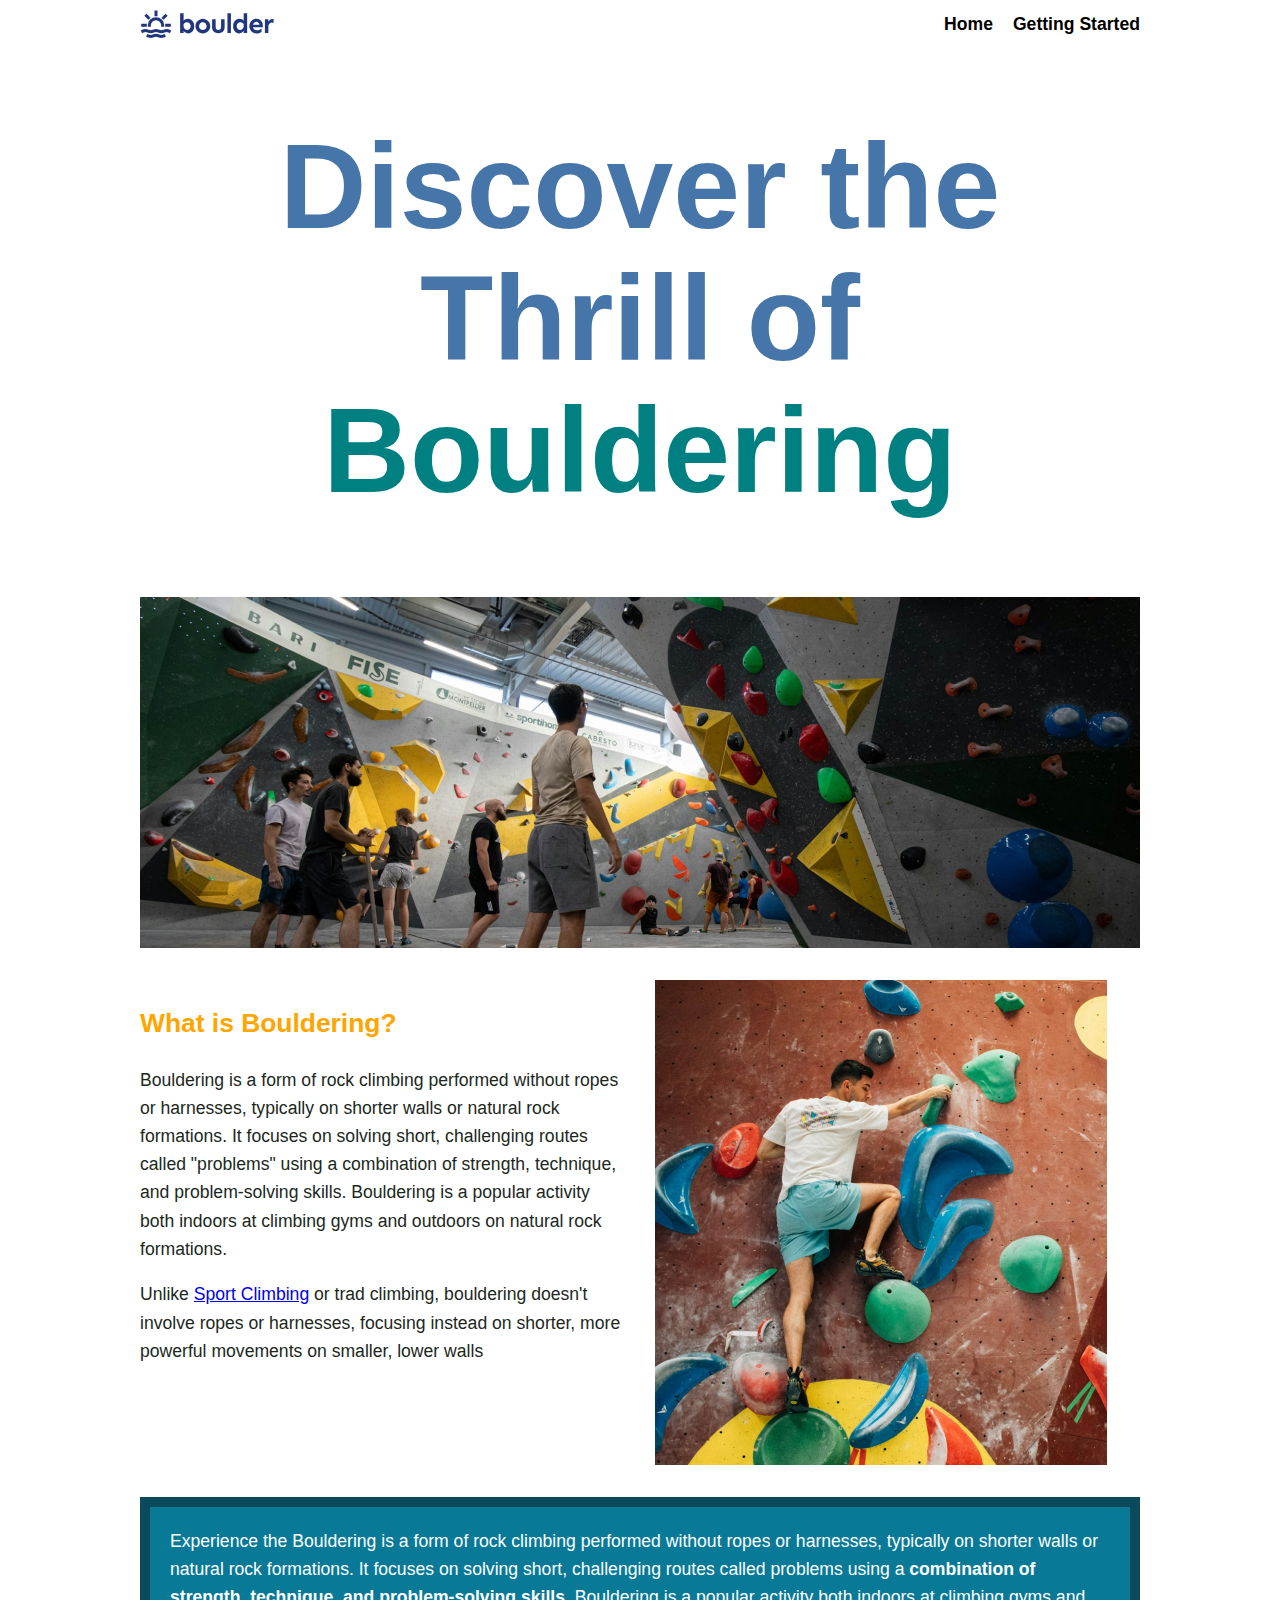
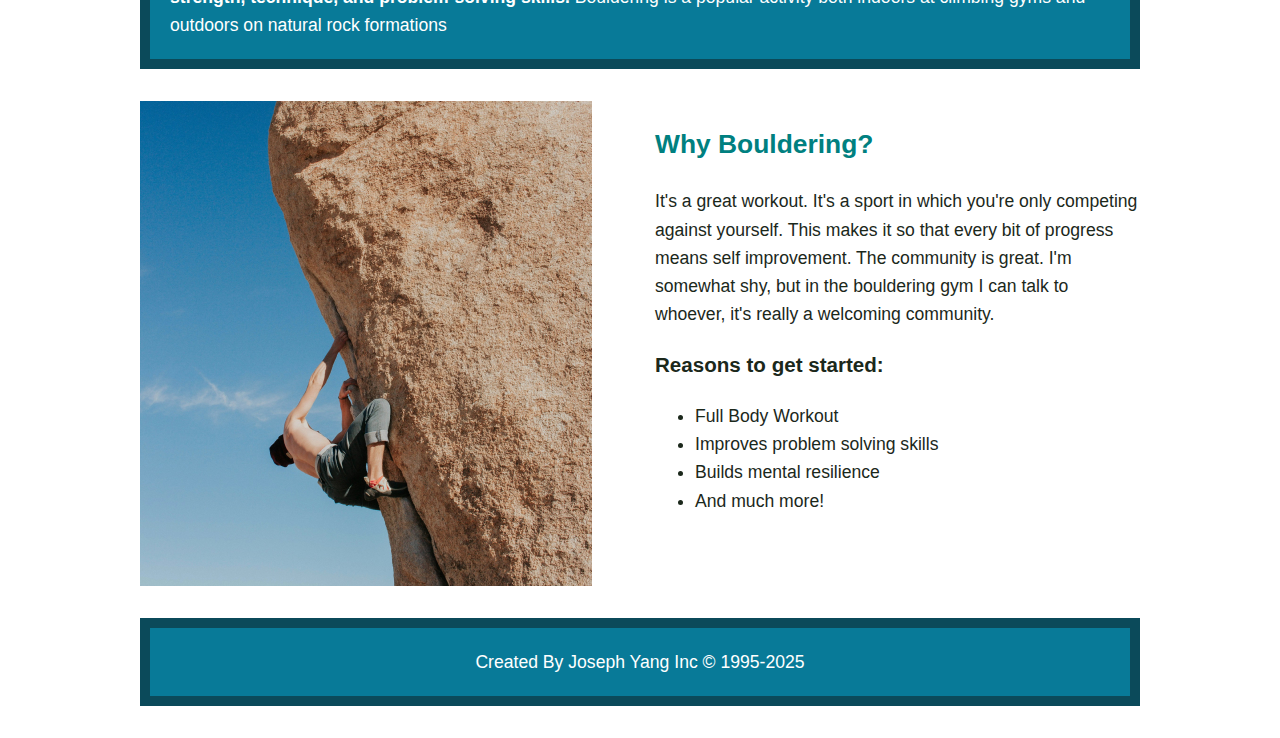
<file: bouldering-project/index.html>
<!DOCTYPE html>
<html lang="en">
<head>
    <meta charset="UTF-8">
    <meta name="viewport" content="width=device-width, initial-scale=1.0">
    <title>Bouldering</title>
    <link rel="stylesheet" href="styles.css">
</head>
<body>
    <div class="wrapper">
        <header>
            <a class="nav-logo" href="#">
                <img src="images/logo.svg" alt="Boulder Inc.">
            </a>
            <nav class="primary-nav" aria-label="primary        navigation">
                <ul class="nav-list">
                    <li>
                        <a href="#">Home</a>
                    </li>
                    <li>
                        <a href="getting-started.html">Getting Started</a>
                    </li>
                </ul>
            </nav>       
        </header>
        <main>
            <h1 class="main-heading">
                Discover the Thrill of <span class="teal-text">Bouldering</span>
            </h1>

            <section class="bouldering-image">
                <img src="images/bouldering-gym.jpg" alt="People looking at a climbing locaton">
            </section>

            <section class="two-column-layout">
                <div>
                    <h2 class="orange-text">What is Bouldering?</h2>
                    <p>Bouldering is a form of rock climbing performed without ropes or harnesses, typically on shorter walls or natural rock formations. It focuses on solving short, challenging routes called "problems" using a combination of strength, technique, and problem-solving skills. Bouldering is a popular activity both indoors at climbing gyms and outdoors on natural rock formations.</p>
                    <p>Unlike <a href="https://en.wikipedia.org/wiki/Sport_climbing">Sport Climbing</a> or trad climbing, bouldering doesn't involve ropes or harnesses, focusing instead on shorter, more powerful movements on smaller, lower walls</p>
                </div>

                <img src="images/what-is-bouldering.jpg" alt="Image Not Found">
            </section>

            <section class="teal-bg">
                Experience the Bouldering is a form of rock climbing performed without ropes or harnesses, typically on shorter walls or natural rock formations. It focuses on solving short, challenging routes called problems using a <strong>combination of strength, technique, and problem-solving skills.</strong> Bouldering is a popular activity both indoors at climbing gyms and outdoors on natural rock formations
            </section>

            <section class="two-column-layout">
                <img src="images/why-bouldering.jpg" alt="Man climbing a Boulder">
                <div class="bouldering-reasoning">
                    <h2 class="teal-text">Why Bouldering?</h2>
                    <span>It's a great workout. It's a sport in which you're only competing against yourself. This makes it so that every bit of progress means self improvement. The community is great. I'm somewhat shy, but in the bouldering gym I can talk to whoever, it's really a welcoming community.</span>
                    <h3>Reasons to get started:</h3>
                    <ul>
                        <li>Full Body Workout</li>
                        <li>Improves problem solving skills</li>
                        <li>Builds mental resilience</li>
                        <li>And much more!</li>
                    </ul>
                </div>
            </section>

        </main>
        <footer class="teal-bg">
            Created By Joseph Yang Inc © 1995-2025
        </footer>
    </div>
</body>
</html>
</file>
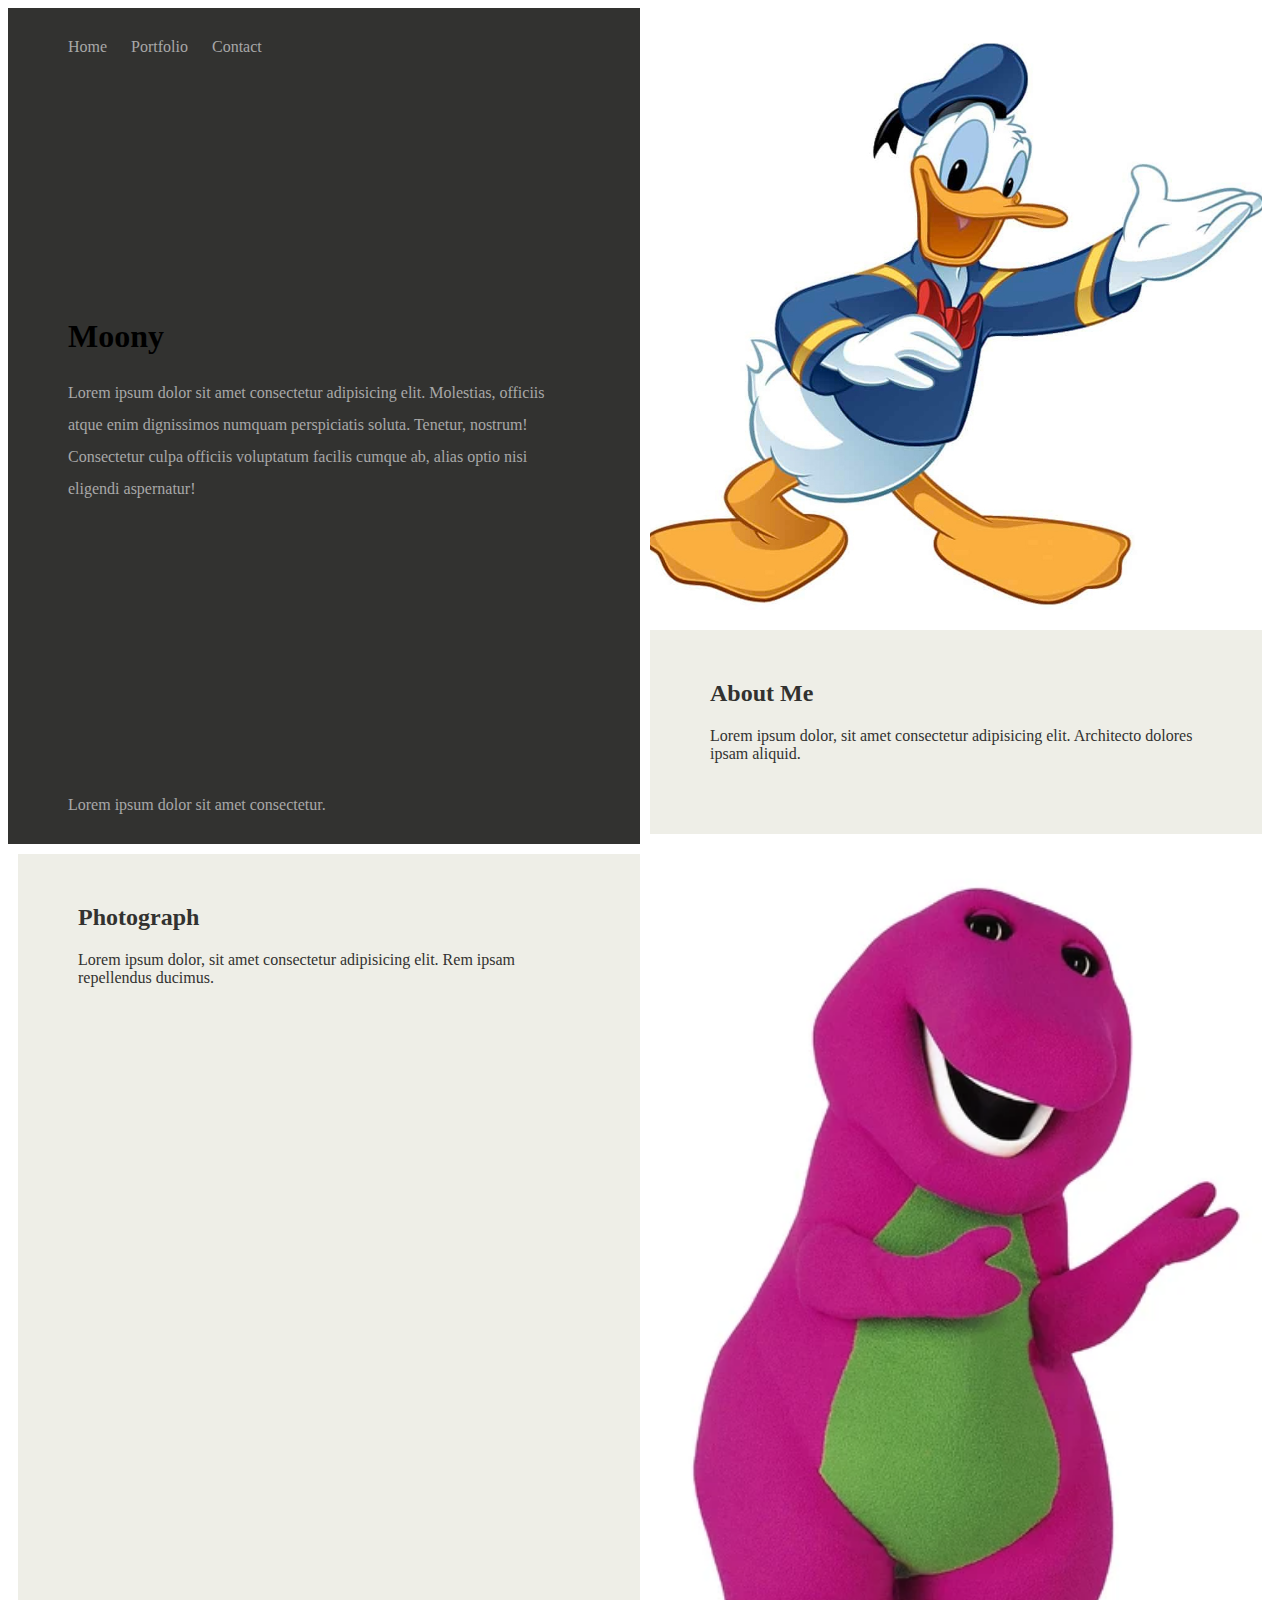
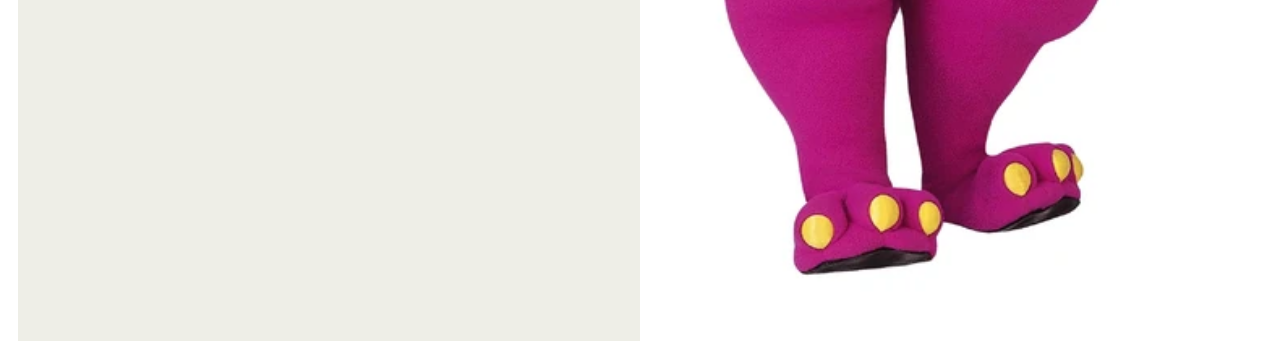
<file: full-width-grid/index.html>
<!DOCTYPE html>
<html lang="en">
<head>
    <meta charset="UTF-8">
    <meta name="viewport" content="width=device-width, initial-scale=1.0">
    <title>Document</title>
    <link rel="stylesheet" href="styles.css">
</head>
<body>
    <main>
        <div class="panel welcome">
            <nav>
                <a href="/">Home</a>
                <a href="/">Portfolio</a>
                <a href="/">Contact</a>
            </nav>
            <div>
                <h1>Moony</h1>
                <p>Lorem ipsum dolor sit amet consectetur adipisicing elit. Molestias, officiis atque enim dignissimos numquam perspiciatis soluta. Tenetur, nostrum! Consectetur culpa officiis voluptatum facilis cumque ab, alias optio nisi eligendi aspernatur!</p>
            </div>
            <footer>Lorem ipsum dolor sit amet consectetur.</footer>
        </div>
        <div class="panel about">
            <img src="img/donald_duck.jpg" alt="main pic">
            <div class="text">
                <h2>About Me</h2>
                <p>Lorem ipsum dolor, sit amet consectetur adipisicing elit. Architecto dolores ipsam aliquid.</p>
            </div>
        </div>
        <div class="panel photos">
            <div class="text">
                <h2>Photograph</h2>
                <p>Lorem ipsum dolor, sit amet consectetur adipisicing elit. Rem ipsam repellendus ducimus.</p>
            </div>
            <img src="img/barney.jpg" alt="landscape pic">
        </div>
    </main>
</body>
</html>
</file>
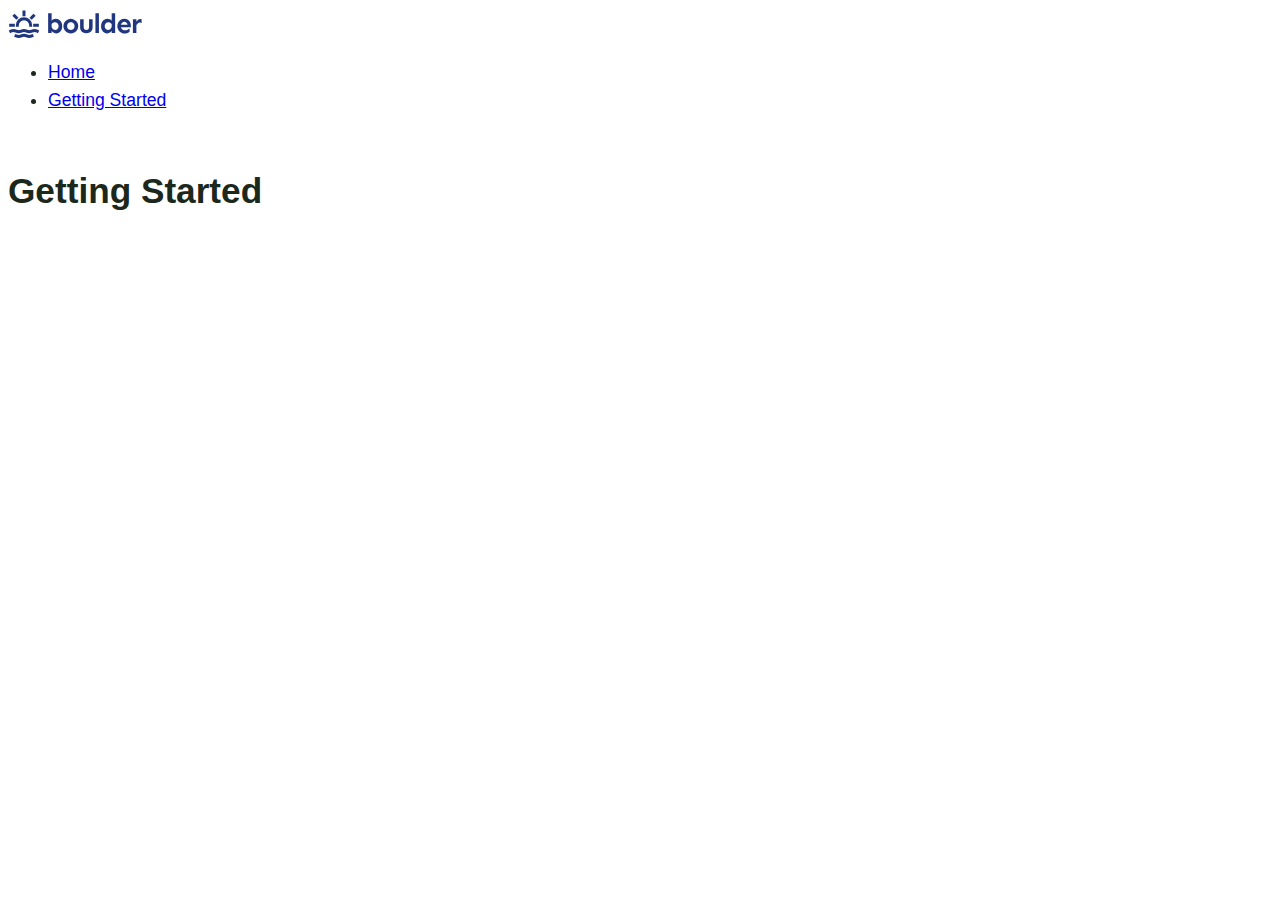
<file: bouldering-project/getting-started.html>
<!DOCTYPE html>
<html lang="en">
<head>
    <meta charset="UTF-8">
    <meta name="viewport" content="width=device-width, initial-scale=1.0">
    <title>Getting Started</title>
    <link rel="stylesheet" href="styles.css">
</head>
<body>
    <header>
        <nav class="nav-header">
            <img src="images/logo.svg" alt="Image Not Found">
            <ul class="nav-list">
                <li>
                    <a href="#">Home</a>
                </li>
                <li>
                    <a href="getting-started.html">Getting Started</a>
                </li>
            </ul>
        </nav>       
    </header>
    <body>
        <section>
            <h1>Getting Started</h1>
        </section>
    </body>
    <footer></footer>
</body>
</html>
</file>
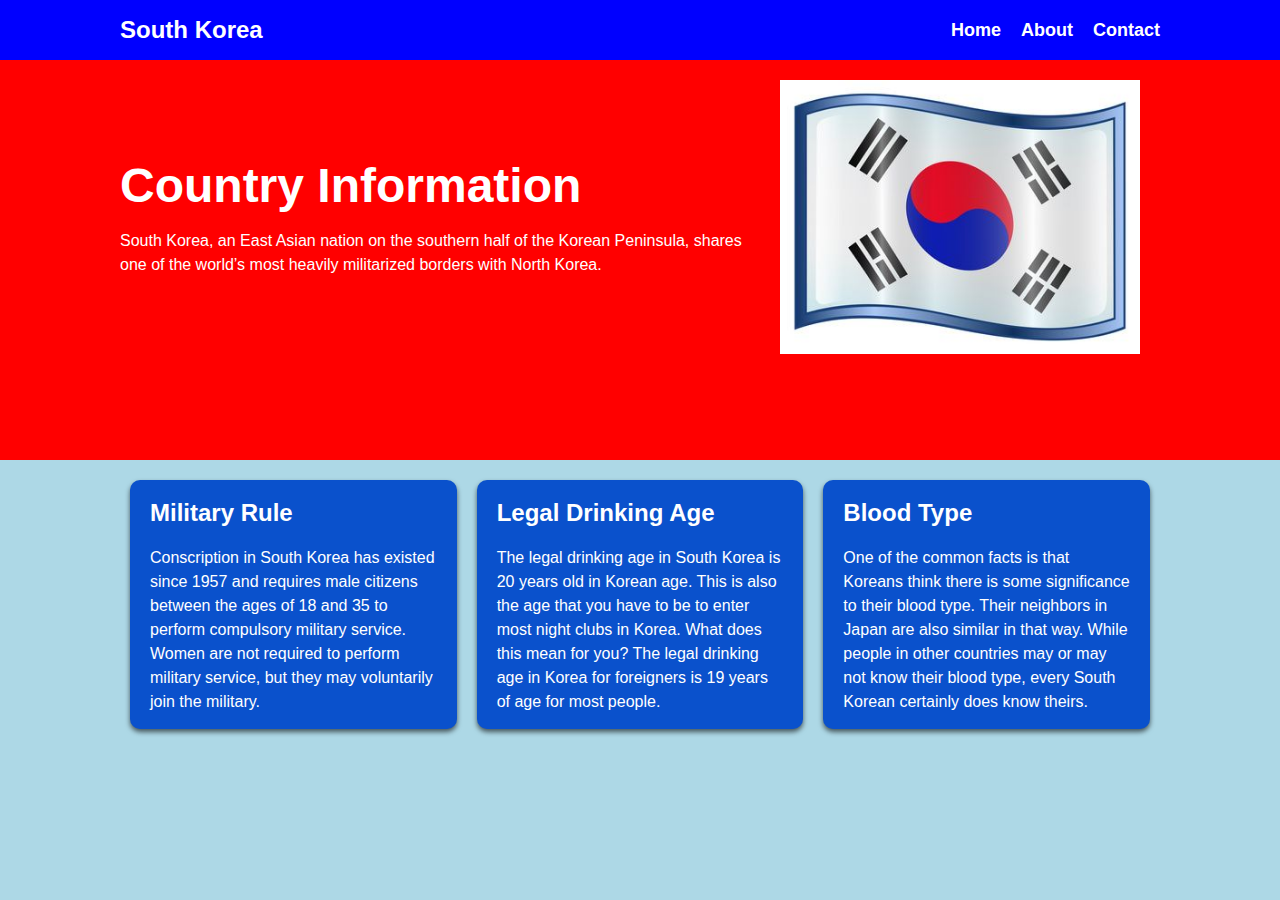
<file: sk-intro/layout.html>
<html>
    <head>
        <link href="flex-style.css" rel="stylesheet"> </head>
        <link rel="stylesheet" href="https://use.fontawesome.com/releases/v5.15.4/css/all.css" integrity="sha384-DyZ88mC6Up2uqS4h/KRgHuoeGwBcD4Ng9SiP4dIRy0EXTlnuz47vAwmeGwVChigm" crossorigin="anonymous"/>
        
        <title>Flexbox Practice</title>
    </head>
    <body>
        <nav class="navbar">
            <div class="container">
                <span class="logo">South Korea</span>
                    <ul class="nav">
                        <li>
                            <a href="#">Home</a>
                        </li>
                        <li>
                            <a href="#">About</a>
                        </li>
                        <li>
                            <a href="#">Contact</a>
                        </li>
                    </ul>
            </div>
        </nav>

        <header class="header">
            <div class="container">
                <span>
                    <h1>Country Information</h1>
                    <p>
                        South Korea, an East Asian nation on the southern half of the Korean Peninsula, shares one of the world’s most heavily militarized borders with North Korea.
                    </p>
                </span>
                <img src="sk-flag.jpg" alt="Image not Found">
            </div>
        </header>

        <section class="boxes">
            <div class="container">
                <span class="box">
                    <h2>
                        <i class="fas fa-arrows-alt-v"></i> Military Rule
                    </h2>
                    <p>
                        Conscription in South Korea has existed since 1957 and requires male citizens between the ages of 18 and 35 to perform compulsory military service. Women are not required to perform military service, but they may voluntarily join the military.
                    </p>
                </span>
                <span class="box">
                    <h2>
                        <i class="fas fa-arrows-alt"></i> Legal Drinking Age
                    </h2>
                    <p>
                        The legal drinking age in South Korea is 20 years old in Korean age. This is also the age that you have to be to enter most night clubs in Korea. What does this mean for you? The legal drinking age in Korea for foreigners is 19 years of age for most people.                    </p>
                </span>
                <span class="box">
                    <h2>
                        <i class="fas fa-mobile"></i> Blood Type
                    </h2>
                    <p>
                        One of the common facts is that Koreans think there is some significance to their blood type. Their neighbors in Japan are also similar in that way. While people in other countries may or may not know their blood type, every South Korean certainly does know theirs.                    </p>
                </span>
            </div>
        </section>

    </body>

</html>
</file>
<file: bouldering-project/styles.css>
* {
    box-sizing: border-box;
}

img {
    max-inline-size: 100%;
    display: block;
}

/* Reusable */
.teal-text {
    color: teal;
}

.orange-text {
    color: orange;
}

.teal-bg {
    color: #ffffff;
    background-color: #087A98;
    border: #0b4a5a solid 10px;
    padding: 20px;
}

.two-column-layout {
    display: grid;
    gap: 30px;
    @media (width > 720px) {
        grid-template-columns: repeat(2,1fr);
    }
}

.grid-col-span-2 {
    grid-column: span 2;
}

/* Body */

body {
    font-family: sans-serif;
    font-size: 1.1rem;
    color: #1B281B;
    line-height: 1.6;
}

/* Navigation */
header {
    display: flex;
    justify-content: space-between;
    align-items: center;
    gap: 50px;
}

.primary-nav > ul {
    display: flex;
    gap: 20px;
    list-style: none;
    margin: 0;
    padding: 0;
}

.primary-nav a {
    color: black;
    text-decoration: none;
    font-weight: bold;
}

.primary-nav a:hover,
.primary-nav a:focus-visible
{
    color: grey;
    text-decoration: none;
}

/* main */

section {
    margin-block: 2rem;
}

.wrapper {
    max-inline-size: 1000px;
    /* distribute remaining space automatically */
    margin-inline: auto;
}

.main-heading {
    color: #4676A9;
    font-size: 4.5rem;
    text-align: center;
    line-height: 1.1;

    @media (width > 720px) {
        font-size: 7.5rem;
    }
}

/* Footer  */
footer {
    text-align: center;
    margin-block-end: 2rem;
}
</file>
<file: full-width-grid/styles.css>
body {
    font-family: "Poppins";
}

main {
    display: grid;
    grid-template-columns: 1.2fr 1fr 1fr;
    min-height: 100%;
}

.panel {
    display: grid;
    padding: 10px;
    grid-template-columns: 1fr;
}

.panel .text {
    background: #eeeee7;
    color: #323230;
    padding: 30px 60px;
}

/* Welcome Panel */
.panel.welcome {
    background: #323230;
    padding: 30px 60px;
    grid-auto-rows: 1fr;
}

.panel.welcome nav a {
    color: #a8a8a8;
    text-decoration: none;
    margin-right: 20px;
}

.panel.welcome p {
    color: #a8a8a8;
    max-width: 540px;
    line-height: 2em;
}

.panel.welcome footer {
    color: #a8a8a8;
    max-width: 540px;
    align-self: end;
}

/* About Panel */
.panel.about {
    grid-template-rows: 3fr 1fr;
    overflow: hidden;
}

.panel.about img {
    min-width: 100%;
    min-height: 100%;
}


/* Photos Panel */
.panel.photos {
    grid-template-rows: 1fr 3fr;
    overflow: hidden;
}
/*
.panel.photos img{
    min-width: 100%;
    min-height: 100%;
}
*/

/* img */
img {
    box-sizing: border-box;
    width: 100%;
    height: 100%;
}


@media screen and (max-width:1400px) {
    main {
        display: grid;
        grid-template-columns: 1fr 1fr;
    }
    .panel.photos {
        grid-column: span 2;
        grid-template-columns: 1fr 1fr;
        grid-template-rows: 1fr;
    }
}

@media screen and (max-width:960px) {
    main {
        display: grid;
        grid-template-columns: 100%;
        grid-template-rows: 500px 400px 400px;
    }
    .panel.about {
        grid-row: 2;
        grid-template-columns: 1fr 1fr;
        grid-template-rows: 1fr;
    }
    .panel .img {
        width: 100%;
    }
}

@media screen and (max-width:680px) {
    main {
        display: grid;
        grid-template-columns: 100%;
        grid-template-rows: 700px 600px 600px;
    }
    .panel.about, .panel.photos {
        grid-template-columns: 1fr;
        grid-column: span 1;
        grid-template-rows: 1fr 1fr;
        border-bottom: 1px solid #dcdcd0;
    }
}
</file>
<file: sk-intro/flex-style.css>
* {
    box-sizing: border-box;
    margin: 0;
    padding: 0;
}

body {
    font-family: 'Poppins', sans-serif;
    font-size: 16px;
    line-height: 1.5;
    color:#333;
    background-color: lightblue;
}

img {
    max-width: 100%;
    padding: 20px;
}

h1,h2 {
    margin-bottom: 15px;
}

ul {
    list-style-type: none;
}

.container {
    max-width: 1100px;
    margin: 0 auto;
    padding: 0 30px;
}

.navbar {
    background-color: blue;
    color: white;
    height: 60px;
}

.navbar .logo {
    font-size: x-large;
    font-weight: bold;
}

.navbar a {
    color: #fff;
    text-decoration: none;
    font-size: 18px;
    font-weight: bold;
}

.navbar a:hover {
    color: greenyellow;
}

.navbar .container {
    display: flex;
    justify-content: space-between;
    align-items: center;
    height: 100%;
}

.navbar ul {
    display: flex;
}

.navbar ul li {
    margin-left: 20px;
}

.header {
    background-color: red;
    color: white;
    min-height: 400px;
}

.header h1 {
    font-size: 3rem;
    font-weight: bold;
    line-height: 1.2;
}

.header img {
    max-width: 400px;
}

.header .container {
    display : flex;
    align-items: center;
    justify-content: space-between;
}

.boxes .container {
    display: flex;
    justify-content: space-between;
}

.box {
    flex :1;
    background-color: #0a51cc;
    color: white;
    border-radius: 10px;
    margin: 20px 10px;
    box-shadow: 0 3px 5px rgba(0,0,0,0.6);
    padding: 15px 20px;
}

@media(max-width: 768px) {
    .header .container {
        flex-direction: column;
        padding-top: 20px;
        text-align: center;
    }
    .boxes .container {
        display: block;
        text-align: center;
        background-color: lightblue;
    }
    .box {
        display: block;
    }
}
</file>
